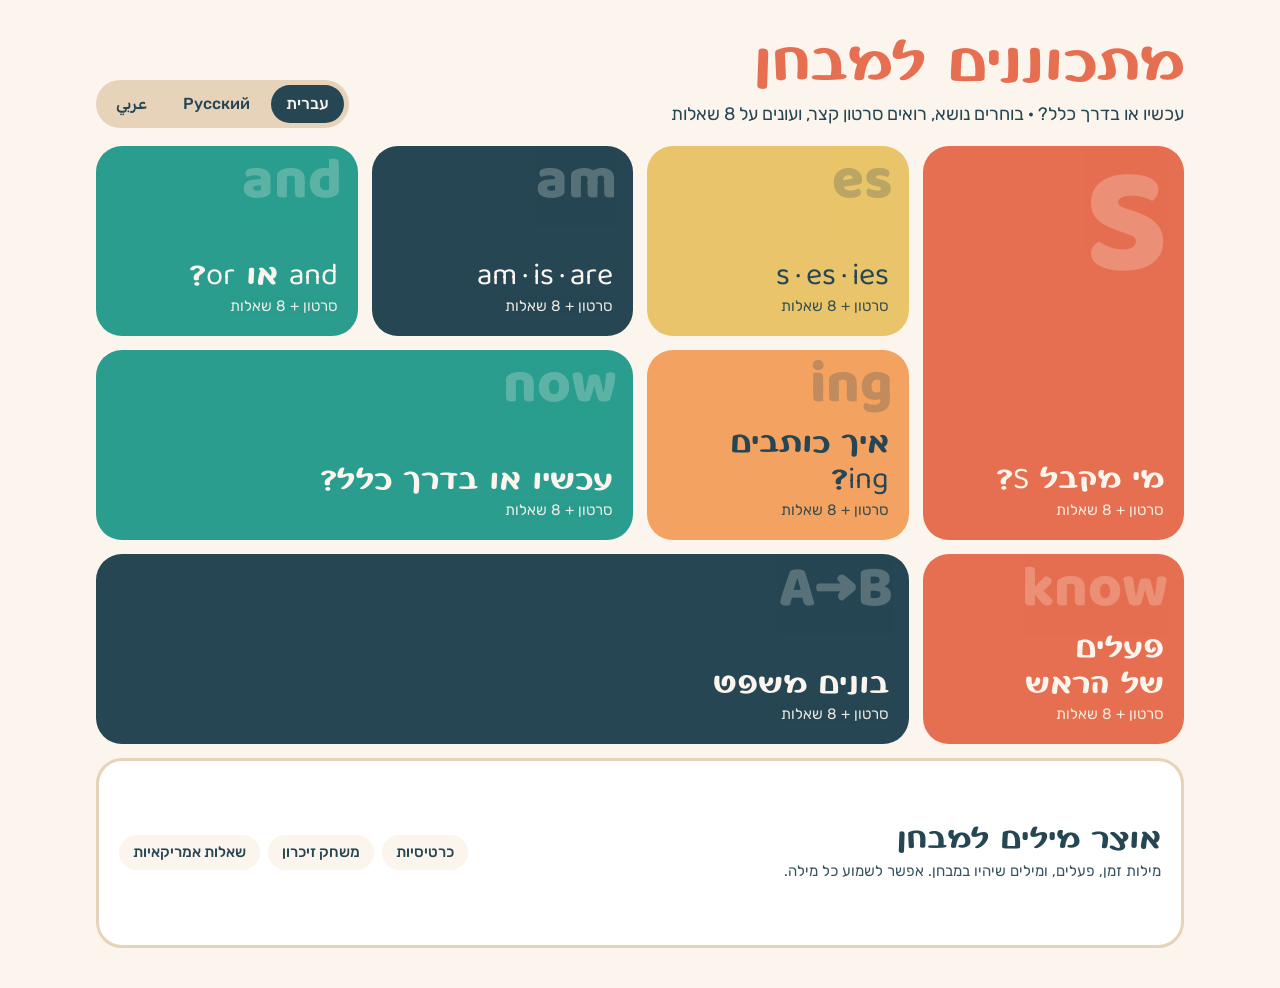
<file: index.html>
<!doctype html>
<html lang="he" dir="rtl">
<head>
<meta charset="utf-8">
<meta name="viewport" content="width=device-width,initial-scale=1,viewport-fit=cover">
<title>Now or Usually? Test Review</title>
<link rel="preconnect" href="https://fonts.googleapis.com">
<link rel="preconnect" href="https://fonts.gstatic.com" crossorigin>
<link rel="stylesheet" href="https://fonts.googleapis.com/css2?family=Baloo+2:wght@500;700;800&family=Baloo+Bhaijaan+2:wght@500;700&family=Rubik:wght@400;500;700&display=swap">
<link rel="stylesheet" href="app.css">
</head>
<body>
<main id="app"></main>
<script src="data.js"></script>
<script src="timing.js"></script>
<script src="app.js"></script>
</body>
</html>
</file>
<file: app.css>
@font-face{font-family:'SKF Pogo';src:url(SKFPogo-Regular.otf) format('opentype');font-display:swap}
/* Bento home: each topic is its own coloured box; vocabulary is the widest box. Inside a topic there is one thing on screen at a time. */
:root{
  --cream:#FBF5ED; --beige:#E6D3B9; --navy:#264653; --coral:#E76F51; --sand:#F4A261; --gold:#E9C46A; --teal:#2A9D8F; --brown:#5A2A0C; --paper:#fff;
  --display:'SKF Pogo','Rubik',sans-serif; --en:'Baloo 2','Rubik',sans-serif; --body:'Rubik',system-ui,sans-serif;
  color-scheme:light;
}
html[lang=ar]{--body:'Baloo Bhaijaan 2','Rubik',system-ui,sans-serif;--display:'Baloo Bhaijaan 2','Rubik',sans-serif}
html[lang=ru]{--display:'Rubik',sans-serif}
*{box-sizing:border-box}
html,body{margin:0;min-height:100%}
body{background:var(--cream);color:var(--navy);font:400 18px/1.5 var(--body);-webkit-tap-highlight-color:transparent}
button,input{font:inherit;color:inherit}
button{cursor:pointer;border:0;background:none;touch-action:manipulation}
button:focus-visible,input:focus-visible{outline:3px solid var(--teal);outline-offset:3px}
.en{font-family:var(--en);direction:ltr;unicode-bidi:isolate}
main{max-width:1120px;margin:0 auto;padding:clamp(14px,3vw,30px) max(16px,env(safe-area-inset-right,0px)) 40px max(16px,env(safe-area-inset-left,0px))}
h1,h2{font-family:var(--display);font-weight:400;margin:0;line-height:1.15;text-wrap:balance}
html[lang=ru] h1,html[lang=ru] h2,html[lang=ar] h1,html[lang=ar] h2{font-weight:700}

/* home */
.top{display:flex;flex-wrap:wrap;gap:12px 20px;align-items:flex-end;justify-content:space-between;margin-bottom:18px}
.top h1{font-size:clamp(34px,6vw,58px);color:var(--coral)}
.top p{margin:4px 0 0;max-width:56ch}
.langs{display:flex;gap:6px;background:var(--beige);padding:5px;border-radius:999px}
.langs button{padding:7px 15px;border-radius:999px;font-weight:500;font-size:16px}
.langs button[aria-pressed=true]{background:var(--navy);color:var(--cream)}
.bento{display:grid;grid-template-columns:repeat(4,1fr);grid-auto-rows:minmax(190px,auto);gap:14px}
.box{position:relative;overflow:hidden;border-radius:26px;padding:18px 20px;background:var(--c);color:var(--on);text-align:start;display:flex;flex-direction:column;justify-content:flex-end;gap:2px;transition:transform .18s;min-width:0}
.box:hover{transform:translateY(-3px)}
.box.tall{grid-row:span 2}
.box.wide{grid-column:span 2}
.box.wide3{grid-column:span 3}
.box.vocab{grid-column:span 4;min-height:150px;background:var(--paper);color:var(--navy);border:3px solid var(--beige);display:grid;grid-template-columns:1fr auto;align-items:center;gap:6px 22px}
.box .glyph{position:absolute;top:6px;inset-inline-end:16px;font:800 clamp(40px,5vw,58px)/1 var(--en);opacity:.24;direction:ltr}
.box.tall .glyph{font-size:clamp(90px,13vw,150px)}
.box h2{font-size:clamp(23px,2.8vw,31px)}
.box small{font-size:15px;opacity:.92}
.meter{height:7px;border-radius:9px;background:rgba(255,255,255,.35);margin-top:8px;overflow:hidden}
.meter i{display:block;height:100%;background:currentColor;border-radius:9px}
.modes{display:flex;gap:8px;flex-wrap:wrap}
.modes span{background:var(--cream);border-radius:999px;padding:6px 14px;font-weight:500;font-size:15px}

/* shared */
.bar{display:flex;align-items:center;gap:10px;margin-bottom:12px;flex-wrap:wrap}
.bar h2{font-size:clamp(23px,3.4vw,32px)}
.backb{padding:7px 15px;border-radius:999px;background:var(--paper);border:2px solid var(--beige);font-weight:500;font-size:16px}
.prog{margin-inline-start:auto;display:flex;gap:5px}
.prog i{width:clamp(16px,3.4vw,26px);height:8px;border-radius:9px;background:var(--beige)}
.prog i.ok{background:var(--teal)} .prog i.no{background:var(--coral)} .prog i.cur{background:var(--navy)}
.btn{background:var(--navy);color:var(--cream);font-weight:700;padding:13px 28px;border-radius:999px;font-size:19px;box-shadow:0 4px 0 #142a33}
.btn:active{transform:translateY(3px);box-shadow:none}
.btn:disabled{opacity:.4;cursor:default}
.btn.alt{background:var(--paper);color:var(--navy);box-shadow:none;border:2px solid var(--beige);font-weight:500}
.row{display:flex;gap:10px;flex-wrap:wrap;justify-content:center;align-items:center}

/* film */
.film{background:var(--paper);border:3px solid var(--beige);border-radius:24px;overflow:hidden}
.stage{aspect-ratio:16/9;max-height:62vh;width:100%;display:grid;place-items:center;text-align:center;padding:4%;position:relative;background:var(--cream);overflow:hidden}
.stage video{position:absolute;inset:0;width:100%;height:100%;background:#000}
.show{font:800 clamp(26px,6vw,64px)/1.2 var(--en);direction:ltr;animation:rise .55s cubic-bezier(.2,1.3,.4,1)}
.show .w{display:inline-block;animation:rise .5s both cubic-bezier(.2,1.4,.4,1);animation-delay:calc(var(--i)*.09s);margin:0 .08em}
.show b{font-weight:800;background:var(--gold);padding:0 .1em;border-radius:.14em;display:inline-block;animation:pop .5s .5s both cubic-bezier(.2,1.8,.4,1)}
.show em{font-style:normal;background:var(--teal);color:var(--cream);padding:0 .1em;border-radius:.14em;display:inline-block;animation:pop .5s .6s both cubic-bezier(.2,1.8,.4,1)}
@keyframes rise{from{opacity:0;transform:translateY(22px)}}
@keyframes pop{from{transform:scale(.3);opacity:0}}
.tline{position:absolute;left:8%;right:8%;bottom:9%;height:42px;direction:ltr}
.tline::before{content:'';position:absolute;left:0;right:0;top:50%;height:5px;margin-top:-2px;background:var(--navy);border-radius:5px}
.tline .nw{position:absolute;left:50%;top:-16px;bottom:-4px;border-left:3px dashed var(--navy)}
.tline .d{position:absolute;top:50%;width:20px;height:20px;margin:-10px;border-radius:50%;background:var(--coral);animation:hop 1.2s ease-in-out infinite;animation-delay:calc(var(--i)*.12s)}
.tline .seg{position:absolute;left:38%;right:38%;top:50%;height:22px;margin-top:-11px;border-radius:12px;background:var(--teal);animation:grow .9s cubic-bezier(.2,1,.3,1) both}
@keyframes hop{50%{transform:translateY(-12px)}}
@keyframes grow{from{left:50%;right:50%}}
.cap{min-height:3.6em;padding:10px 16px;font-size:clamp(16px,2.2vw,20px);line-height:1.4;text-align:center;border-top:2px solid var(--beige);background:var(--paper)}
.ctl{display:flex;gap:10px;align-items:center;padding:10px 14px;direction:ltr;background:var(--paper)}
.ctl button{width:44px;height:44px;border-radius:50%;background:var(--navy);color:var(--cream);display:grid;place-items:center;flex:0 0 auto}
.ctl svg{width:20px;height:20px;fill:currentColor}
.seek{flex:1;height:8px;border-radius:9px;background:var(--beige);overflow:hidden;cursor:pointer}
.seek i{display:block;height:100%;width:0;background:var(--coral)}
.after{margin-top:14px}

/* question */
.card{background:var(--paper);border:3px solid var(--beige);border-radius:24px;padding:clamp(18px,4vw,34px);display:grid;gap:18px}
.q{font:800 clamp(25px,4.6vw,42px)/1.2 var(--en);direction:ltr;text-align:center;margin:0;text-wrap:balance}
.q.he{font:500 clamp(23px,4vw,34px)/1.3 var(--body);direction:inherit}
.blank{display:inline-block;min-width:2.8em;border-bottom:.08em solid var(--coral);height:.9em;margin:0 .1em;vertical-align:baseline}
.blank.fill{min-width:0;height:auto;border:0;color:var(--teal);animation:pop .4s cubic-bezier(.2,1.7,.4,1)}
.opts{display:grid;grid-template-columns:repeat(auto-fit,minmax(min(100%,190px),1fr));gap:10px;direction:ltr}
.opt{padding:15px 16px;border-radius:18px;background:var(--cream);border:3px solid var(--beige);font:700 clamp(19px,3vw,25px)/1.2 var(--en);text-align:center;transition:border-color .15s,background .15s}
.opt:hover:not(:disabled){border-color:var(--navy)}
.opt:disabled{cursor:default}
.opt.he{font-family:var(--body);direction:rtl}
.opt.ok{background:var(--teal);border-color:var(--teal);color:var(--cream)}
.opt.bad{background:var(--paper);border-color:var(--coral);color:var(--coral);text-decoration:line-through}
.opt.dim{opacity:.4}
input.ans{width:100%;max-width:420px;margin:0 auto;display:block;padding:13px 16px;border-radius:16px;border:3px solid var(--beige);background:var(--cream);font:700 24px var(--en);text-align:center;direction:ltr}
.line{min-height:66px;border-bottom:4px solid var(--beige);display:flex;flex-wrap:wrap;gap:8px;justify-content:center;align-items:center;padding:6px;direction:ltr}
.bank{display:flex;flex-wrap:wrap;gap:8px;justify-content:center;direction:ltr}
.chip{padding:10px 15px;border-radius:13px;background:var(--cream);border:2px solid var(--navy);font:700 20px/1.1 var(--en)}
.line .chip{background:var(--navy);color:var(--cream)}
.hint{text-align:center;font-size:15px;color:#5d6f72;margin:-8px 0 0}
.fb{border-radius:18px;padding:14px 18px;display:grid;gap:4px;animation:rise .35s}
.fb.good{background:#e3f2ef} .fb.bad{background:#fbe6df}
.fb b{font-size:20px}
.fb .ans-line{font:700 21px var(--en);direction:ltr;text-align:start}
[dir=rtl] .fb .ans-line{text-align:right}
.shake{animation:shake .4s}
@keyframes shake{25%,75%{transform:translateX(-7px)}50%{transform:translateX(7px)}}

/* end */
.end{display:grid;gap:14px;justify-items:center;text-align:center}
.bigscore{font:800 clamp(64px,13vw,110px)/1 var(--en);color:var(--teal);direction:ltr}
.miss{width:100%;display:grid;gap:8px;text-align:start}
.miss div{background:var(--cream);border-radius:14px;padding:10px 14px}
.miss .en{font-weight:700;display:block}

/* vocab */
.tabs{display:flex;flex-wrap:wrap;gap:7px;margin-bottom:10px}
.tabs button{padding:8px 15px;border-radius:999px;background:var(--paper);border:2px solid var(--beige);font-weight:500;font-size:16px}
.tabs button[aria-pressed=true]{background:var(--navy);border-color:var(--navy);color:var(--cream)}
.tabs.mode button[aria-pressed=true]{background:var(--coral);border-color:var(--coral)}
.flash{perspective:1200px;width:min(560px,100%);margin:0 auto;aspect-ratio:3/2;display:block}
.inner{position:relative;display:block;width:100%;height:100%;transition:transform .5s cubic-bezier(.3,1.1,.4,1);transform-style:preserve-3d}
.flash.on .inner{transform:rotateY(180deg)}
.face{position:absolute;inset:0;backface-visibility:hidden;-webkit-backface-visibility:hidden;border-radius:26px;display:grid;place-items:center;padding:18px;text-align:center;font:800 clamp(30px,7vw,50px)/1.2 var(--en);background:var(--coral);color:var(--cream)}
.face.tr{font-family:var(--body);font-weight:700;background:var(--navy)}
.face.back{transform:rotateY(180deg)}
.face small{position:absolute;bottom:12px;left:0;right:0;font:400 14px var(--body);opacity:.85}
.spk{width:50px;height:50px;border-radius:50%;background:var(--gold);color:var(--navy);display:grid;place-items:center}
.spk svg{width:24px;height:24px;fill:currentColor}
.count{text-align:center;font-size:15px;color:#5d6f72}
.grid{display:grid;grid-template-columns:repeat(4,1fr);gap:9px;max-width:680px;margin:0 auto}
.mem{aspect-ratio:1/.8;border-radius:15px;background:var(--navy);color:var(--cream);padding:6px;font:700 clamp(14px,2.6vw,20px)/1.15 var(--body);display:grid;place-items:center;transition:background .2s;min-width:0;overflow-wrap:anywhere}
.mem i{font-style:normal;font-size:30px;font-family:var(--en);opacity:.5}
.mem.up{background:var(--paper);color:var(--navy);border:3px solid var(--beige)}
.mem.up.en{font-family:var(--en)}
.mem.done{background:var(--teal);color:var(--cream);border:0}
.chooser{display:flex;align-items:center;gap:8px;justify-content:center}

@media (max-width:760px){
  .bento{grid-template-columns:repeat(2,1fr);grid-auto-rows:minmax(142px,auto);gap:10px}
  .box.tall{grid-row:span 1;grid-column:span 2}
  .box.wide,.box.wide3{grid-column:span 2}
  .box.vocab{grid-column:span 2;grid-template-columns:1fr}
  .box{padding:15px 16px}
  .box.tall .glyph{font-size:74px}
  .grid{grid-template-columns:repeat(3,1fr)}
}
@media (prefers-reduced-motion:reduce){*{animation:none!important;transition:none!important}}
</file>
